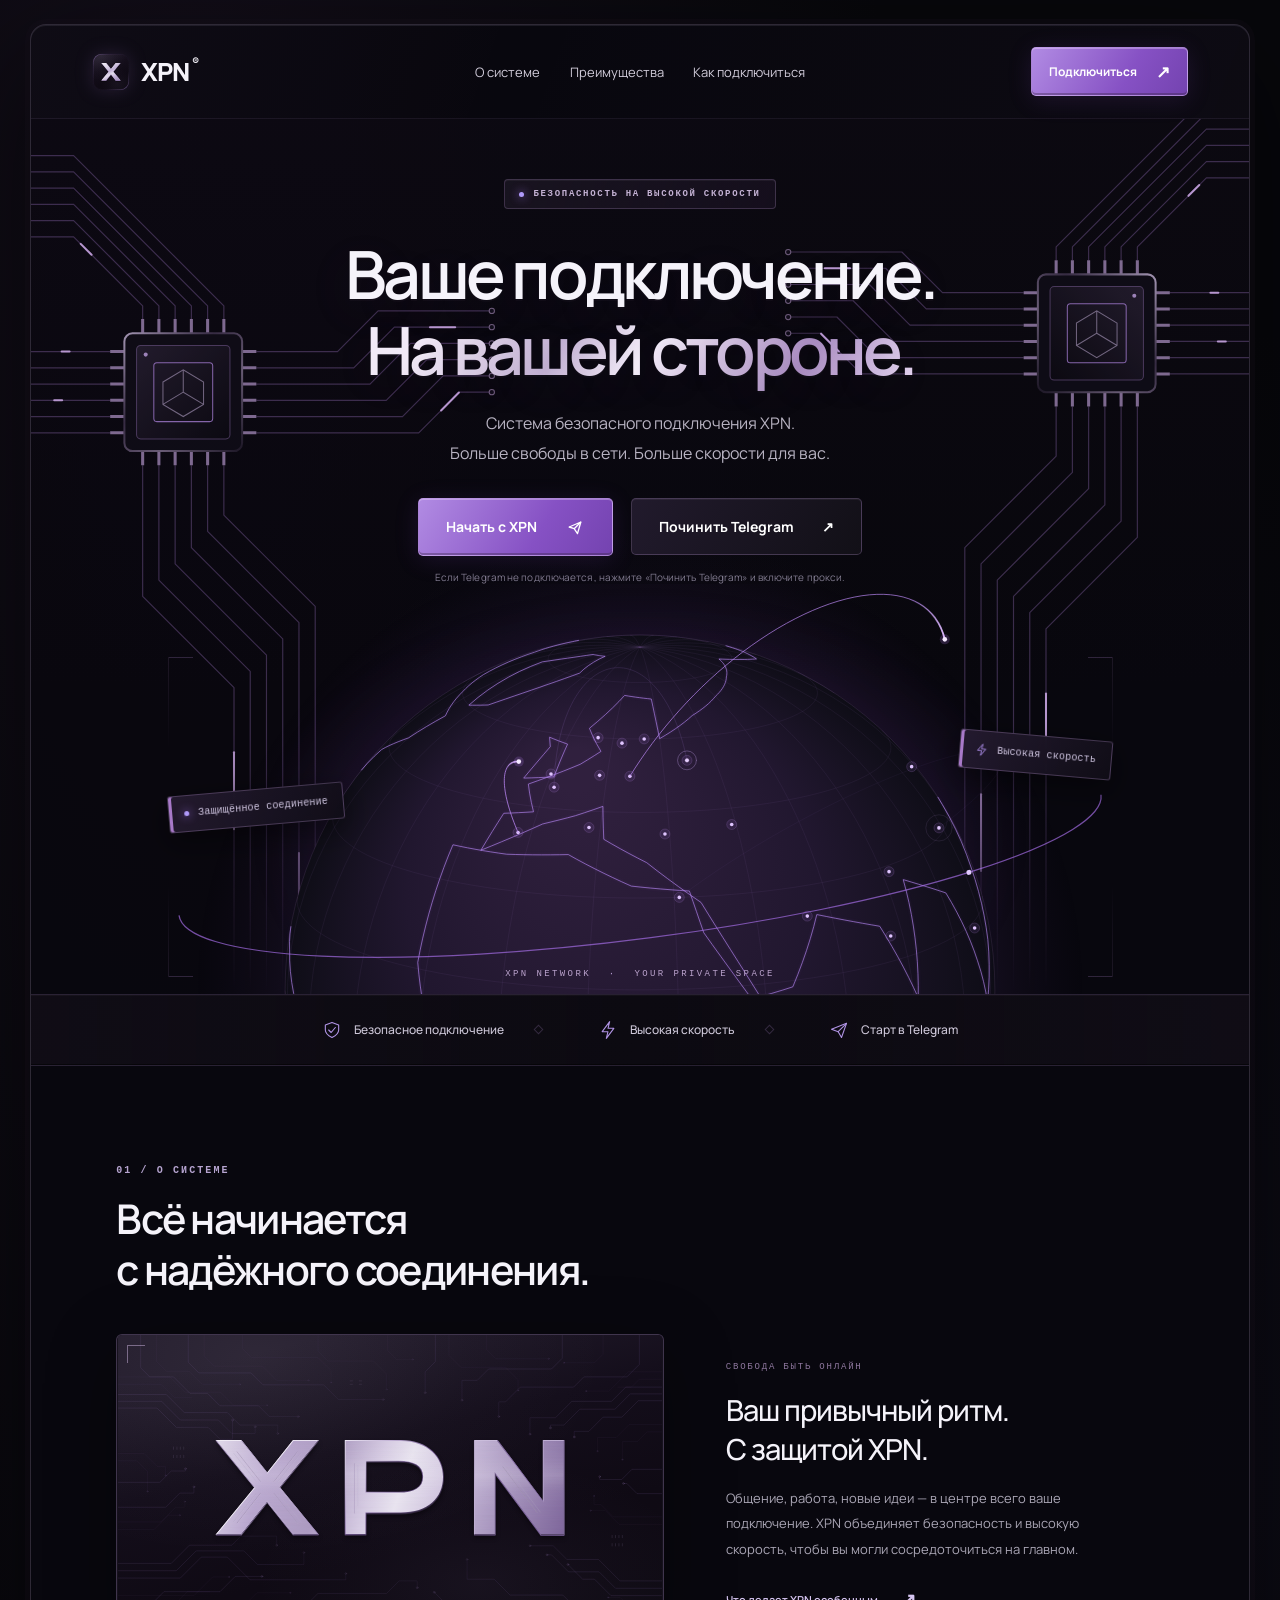
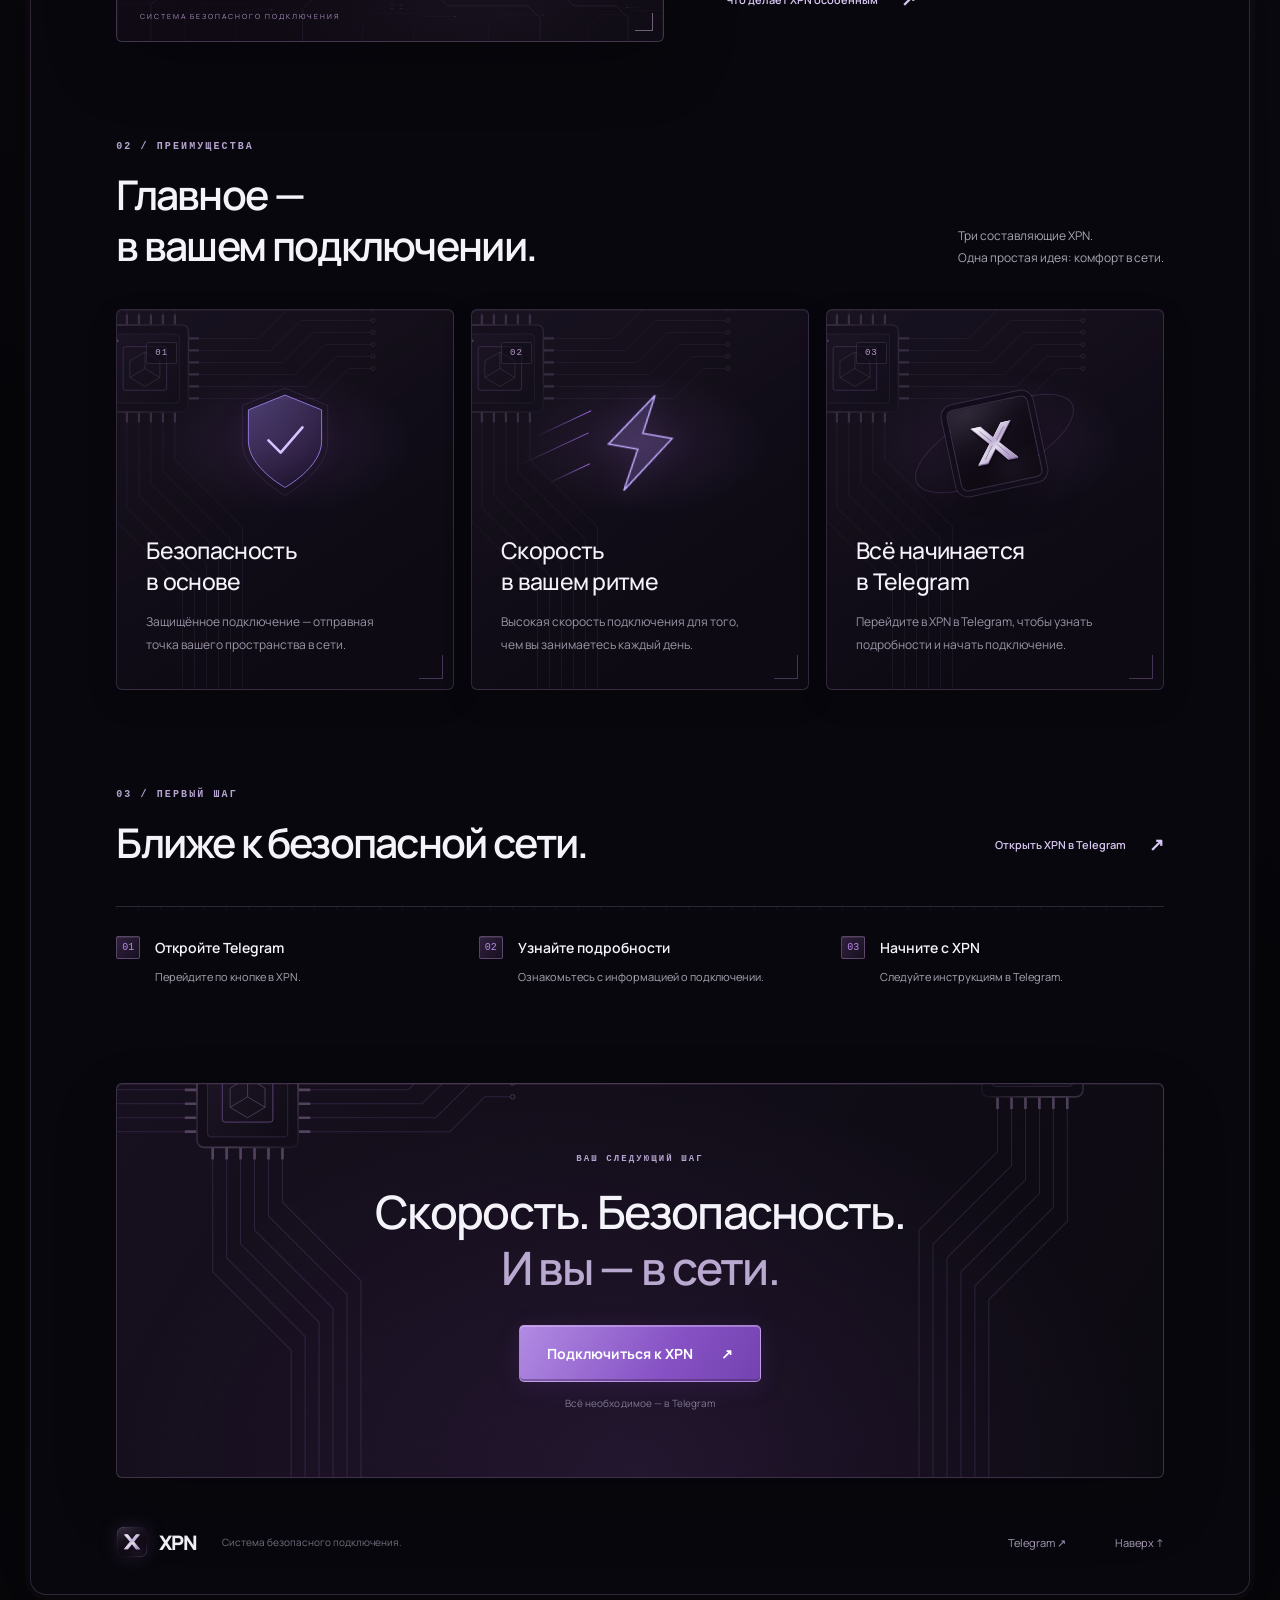
<file: index.html>
<!doctype html>
<html lang="ru">
<head>
  <meta charset="UTF-8">
  <meta name="viewport" content="width=device-width, initial-scale=1">
  <meta name="theme-color" content="#08080c">
  <meta name="description" content="XPN — система безопасного подключения с высокой скоростью. Узнайте больше и начните подключение в Telegram.">
  <title>XPN — безопасное подключение на высокой скорости</title>
  <link rel="icon" href="assets/xpn-icon.svg" type="image/svg+xml">
  <link rel="stylesheet" href="styles.css?v=20261118-telegram-fallback">
  <script src="app.js?v=20261118-telegram-fallback" defer></script>
</head>
<body>
  <a class="skip-link" href="#main">К содержимому</a>
  <div class="site-shell">
    <header class="header">
      <a class="brand" href="#" aria-label="XPN — на главную"><img src="assets/xpn-icon.svg" alt="" width="38" height="38"><span>XPN<span class="brand-dot">®</span></span></a>
      <nav class="nav" aria-label="Основная навигация">
        <a href="#about">О системе</a><a href="#features">Преимущества</a><a href="#start">Как подключиться</a>
      </nav>
      <a class="button button-small header-cta" href="tg://resolve?domain=XPN_PRIVATE_BOT&amp;start=ref2_82XtyKxvrHxAdKYM02h9NQ">Подключиться <span aria-hidden="true">↗</span></a>
      <button class="menu-toggle" type="button" aria-expanded="false" aria-controls="mobile-nav" aria-label="Открыть меню"><span></span><span></span></button>
    </header>
    <nav id="mobile-nav" class="mobile-nav" aria-label="Мобильная навигация" hidden><a href="#about">О системе</a><a href="#features">Преимущества</a><a href="#start">Как подключиться</a><a href="tg://resolve?domain=XPN_PRIVATE_BOT&amp;start=ref2_82XtyKxvrHxAdKYM02h9NQ">XPN в Telegram ↗</a></nav>
    <main id="main">
      <section class="hero" aria-labelledby="hero-title">
        <div class="hero-copy">
          <div class="eyebrow pill"><span class="status-dot"></span> БЕЗОПАСНОСТЬ НА ВЫСОКОЙ СКОРОСТИ</div>
          <h1 id="hero-title">Ваше подключение.<br><span>На вашей стороне.</span></h1>
          <p class="hero-description">Система безопасного подключения XPN.<br>Больше свободы в сети. Больше скорости для вас.</p>
          <div class="hero-actions">
          <a class="button hero-cta" href="tg://resolve?domain=XPN_PRIVATE_BOT&amp;start=ref2_82XtyKxvrHxAdKYM02h9NQ">Начать с XPN <svg viewBox="0 0 24 24" fill="none" aria-hidden="true"><path d="m5 12 14-6-4 14-4-6-6-2Z" stroke="currentColor" stroke-width="1.6" stroke-linejoin="round"/><path d="m11 14 8-8" stroke="currentColor" stroke-width="1.6"/></svg></a>
          <a class="button hero-proxy-cta" href="tg://webproxy?server=edge.xpn.lol%2Ffid5kwc6jlrfxfx2&amp;secret=cFtwKuy4PcRSDKG7u0Wz3gw">Починить Telegram <span aria-hidden="true">↗</span></a>
          </div>
          <span class="cta-caption">
            Если Telegram не подключается, нажмите «Починить Telegram» и включите прокси.
            <span class="telegram-fallback" aria-live="polite">
              <a id="telegram-fallback" href="https://t.me/XPN_PRIVATE_BOT?start=ref2_82XtyKxvrHxAdKYM02h9NQ" target="_blank" rel="noopener noreferrer" hidden>Открыть через t.me</a>
            </span>
          </span>
        </div>
        <div class="hero-grid" aria-hidden="true"></div>
        <div class="globe-scene" aria-hidden="true">
          <div class="globe-halo"></div><canvas id="globe"></canvas>
          <div class="connection-tag tag-left"><span class="status-dot"></span> Защищённое соединение</div>
          <div class="connection-tag tag-right"><svg viewBox="0 0 16 16" fill="none"><path d="m9 1-6 8h5l-1 6 6-8H8l1-6Z" stroke="currentColor" stroke-linejoin="round"/></svg> Высокая скорость</div>
          <div class="globe-coordinate">XPN NETWORK <span>·</span> YOUR PRIVATE SPACE</div>
        </div>
      </section>
      <div class="principles" aria-label="Ключевые особенности"><span><svg viewBox="0 0 24 24"><path d="M12 3 4 6v6c0 5 8 9 8 9s8-4 8-9V6l-8-3Z"/><path d="m8 12 3 3 5-6"/></svg>Безопасное подключение</span><span><svg viewBox="0 0 24 24"><path d="m14 2-9 12h7l-2 8 9-12h-7l2-8Z"/></svg>Высокая скорость</span><span><svg viewBox="0 0 24 24"><path d="m3 11 18-7-6 17-4-7-8-3Z"/><path d="m11 14 10-10"/></svg>Старт в Telegram</span></div>
      <section class="section about" id="about" aria-labelledby="about-title">
        <div class="section-heading"><span class="eyebrow">01 / О СИСТЕМЕ</span><h2 id="about-title">Всё начинается<br>с надёжного соединения.</h2></div>
        <div class="about-layout">
          <div class="brand-visual"><img src="assets/xpn-shop-telegram-16x9.svg" width="1920" height="1080" alt="Титановый логотип XPN на тёмной печатной плате с фиолетовыми акцентами" loading="lazy"><span class="visual-label">СИСТЕМА БЕЗОПАСНОГО ПОДКЛЮЧЕНИЯ</span></div>
          <div class="about-copy"><span class="small-index">СВОБОДА БЫТЬ ОНЛАЙН</span><h3>Ваш привычный ритм.<br>С защитой XPN.</h3><p>Общение, работа, новые идеи — в центре всего ваше подключение. XPN объединяет безопасность и высокую скорость, чтобы вы могли сосредоточиться на главном.</p><a class="text-link" href="#features">Что делает XPN особенным <span aria-hidden="true">↗</span></a></div>
        </div>
      </section>
      <section class="section features" id="features" aria-labelledby="features-title">
        <div class="section-top"><div><span class="eyebrow">02 / ПРЕИМУЩЕСТВА</span><h2 id="features-title">Главное —<br>в вашем подключении.</h2></div><p>Три составляющие XPN.<br>Одна простая идея: комфорт в сети.</p></div>
        <div class="feature-grid">
          <article class="feature-card"><span class="feature-number">01</span><div class="feature-art shield-art" aria-hidden="true"><svg viewBox="0 0 140 140" fill="none"><defs><linearGradient id="shield-fill" x1="35" y1="22" x2="115" y2="130" gradientUnits="userSpaceOnUse"><stop stop-color="#a38cf5" stop-opacity=".35"/><stop offset="1" stop-color="#503393" stop-opacity=".03"/></linearGradient></defs><path d="M70 15 112 32v36c0 30-42 53-42 53S28 98 28 68V32L70 15Z" fill="url(#shield-fill)" stroke="#9e80ed"/><path d="m51 67 14 14 25-29" stroke="#d4c4ff" stroke-width="3" stroke-linecap="round" stroke-linejoin="round"/><path d="m70 7 49 20v42c0 34-49 61-49 61S21 103 21 69V27L70 7Z" stroke="#695388" stroke-opacity=".3"/></svg></div><h3>Безопасность<br>в основе</h3><p>Защищённое подключение — отправная точка вашего пространства в сети.</p></article>
          <article class="feature-card"><span class="feature-number">02</span><div class="feature-art speed-art" aria-hidden="true"><span></span><span></span><span></span><svg viewBox="0 0 80 100" fill="none"><path d="M46 5 12 56h27l-6 39 35-54H41l5-36Z" fill="#a990f4" fill-opacity=".18" stroke="#baa5f7" stroke-width="1.4"/></svg></div><h3>Скорость<br>в вашем ритме</h3><p>Высокая скорость подключения для того, чем вы занимаетесь каждый день.</p></article>
          <article class="feature-card"><span class="feature-number">03</span><div class="feature-art telegram-art" aria-hidden="true"><div class="orbit-small"></div><img src="assets/xpn-icon-telegram.svg" alt="" width="80" height="80" loading="lazy"></div><h3>Всё начинается<br>в Telegram</h3><p>Перейдите в XPN в Telegram, чтобы узнать подробности и начать подключение.</p></article>
        </div>
      </section>
      <section class="section start" id="start" aria-labelledby="start-title">
        <div class="section-top"><div><span class="eyebrow">03 / ПЕРВЫЙ ШАГ</span><h2 id="start-title">Ближе к безопасной сети.</h2></div><a class="text-link" href="tg://resolve?domain=XPN_PRIVATE_BOT&amp;start=ref2_82XtyKxvrHxAdKYM02h9NQ">Открыть XPN в Telegram <span aria-hidden="true">↗</span></a></div>
        <div class="steps"><div><span>01</span><h3>Откройте Telegram</h3><p>Перейдите по кнопке в XPN.</p></div><div><span>02</span><h3>Узнайте подробности</h3><p>Ознакомьтесь с информацией о подключении.</p></div><div><span>03</span><h3>Начните с XPN</h3><p>Следуйте инструкциям в Telegram.</p></div></div>
      </section>
      <section class="final-cta" aria-labelledby="final-title"><div class="cta-orbit" aria-hidden="true"></div><span class="eyebrow">ВАШ СЛЕДУЮЩИЙ ШАГ</span><h2 id="final-title">Скорость. Безопасность.<br><span>И вы — в сети.</span></h2><a class="button" href="tg://resolve?domain=XPN_PRIVATE_BOT&amp;start=ref2_82XtyKxvrHxAdKYM02h9NQ">Подключиться к XPN <span aria-hidden="true">↗</span></a><span class="cta-caption">Всё необходимое — в Telegram</span></section>
    </main>
    <footer class="footer"><a class="brand" href="#" aria-label="XPN — на главную"><img src="assets/xpn-icon.svg" alt="" width="32" height="32"><span>XPN</span></a><p>Система безопасного подключения.</p><a href="https://t.me/XPNXPNXPN" target="_blank" rel="noopener noreferrer">Telegram <span aria-hidden="true">↗</span></a><a class="back-top" href="#">Наверх ↑</a></footer>
  </div>
</body>
</html>
</file>
<file: styles.css>
@import url('https://fonts.googleapis.com/css2?family=Manrope:wght@400;500;600;650;700;750;800&display=swap');
:root{color-scheme:dark;--bg:#08080c;--text:#f5f3fa;--muted:#aaa6b5;--purple:#9365f7;--line:rgba(255,255,255,.1)}
*{box-sizing:border-box}html{scroll-behavior:smooth;scroll-padding-top:35px}body{margin:0;background:var(--bg);color:var(--text);font-family:Manrope,Arial,sans-serif;font-size:15px;-webkit-font-smoothing:antialiased;background-image:radial-gradient(ellipse 50% 20% at 0 9%,#5b326024,transparent 75%),radial-gradient(ellipse 35% 25% at 100% 13%,#603d8c26,transparent 70%)}a{color:inherit;text-decoration:none}button{font:inherit}a,button{-webkit-tap-highlight-color:transparent}a:focus-visible,button:focus-visible{outline:2px solid #c9b3ff;outline-offset:6px}::selection{background:#7548b8;color:white}.site-shell{max-width:1456px;margin:28px auto;border:1px solid #ffffff30;border-radius:24px;overflow:hidden;background:#08080ce8}.header{height:94px;padding:0 5%;display:flex;align-items:center;justify-content:space-between;gap:26px;position:relative;z-index:5}.brand{display:inline-flex;align-items:center;gap:11px;font-size:25px;letter-spacing:-1px;font-weight:800}.brand img{object-fit:contain}.brand-dot{font-size:11px;vertical-align:top;margin-left:3px;letter-spacing:0}.nav{display:flex;gap:34px;font-size:13px;color:#d0cbd9}.nav a,.footer a,.text-link{transition:color .2s}.nav a:hover,.footer a:hover,.text-link:hover{color:#b99afa}.button{display:inline-flex;align-items:center;justify-content:center;gap:28px;padding:18px 27px;border:1px solid #b28aff;border-radius:9px;background:linear-gradient(115deg,#a271fc,#7944df);color:white;font-size:14px;font-weight:700;box-shadow:inset 0 1px #ffffff30,0 5px 35px #7139c624;transition:transform .2s,box-shadow .2s,background .2s;position:relative;z-index:1}.button:hover{transform:translateY(-2px);box-shadow:0 7px 36px #9866ff42;background:linear-gradient(115deg,#b486ff,#8954e8)}.button svg{width:20px;height:20px}.button-small{padding:12px 17px;font-size:12px;gap:19px;border-radius:7px}.button-small span{font-size:17px}.menu-toggle{display:none}.hero{position:relative;overflow:hidden;text-align:center;padding-top:51px;isolation:isolate}.hero:before{content:"";position:absolute;z-index:-1;inset:0;background:radial-gradient(ellipse 30% 27% at 18% 19%,#8a6aa320,transparent),radial-gradient(ellipse 35% 28% at 80% 35%,#7642c322,transparent)}.hero-grid{position:absolute;inset:0;z-index:-1;opacity:.45;background-image:linear-gradient(#a283c112 1px,transparent 1px),linear-gradient(90deg,#a283c112 1px,transparent 1px);background-size:82px 82px;mask-image:radial-gradient(ellipse at 50% 55%,black 0,transparent 76%)}.hero-copy{position:relative;z-index:2}.eyebrow{font-size:10px;font-weight:700;letter-spacing:2.1px;color:#b6a4d0;display:block}.pill{display:inline-flex;align-items:center;gap:9px;border:1px solid #b594e62b;padding:9px 14px;border-radius:30px;background:#20162960;font-size:9px;letter-spacing:1.7px}.status-dot{display:inline-block;width:5px;height:5px;flex-shrink:0;border-radius:100%;background:#b09afa;box-shadow:0 0 10px #ad79ff}.hero h1{margin:27px 20px 20px;font-size:clamp(43px,5.2vw,75px);letter-spacing:-3.7px;line-height:1.14;font-weight:650}.hero h1 span{background:linear-gradient(100deg,#eae4f5 15%,#c6b1e9 90%);background-clip:text;color:transparent}.hero-description{color:#b8b3c2;font-size:16px;line-height:1.9;margin:0 20px 26px;font-weight:400}.hero-cta{gap:28px}.cta-caption{display:block;font-size:10px;color:#827c90;margin-top:14px;letter-spacing:.1px}.cta-caption span{margin-left:4px}.globe-scene{height:355px;max-width:1050px;margin:0 auto;position:relative;z-index:1;pointer-events:none}.globe-halo{position:absolute;left:50%;top:3%;width:73%;height:120%;transform:translateX(-50%);background:radial-gradient(ellipse,#6d3acb2b 0,#542c7f12 50%,transparent 70%);filter:blur(15px)}#globe{position:absolute;width:100%;height:100%;inset:0;display:block}.connection-tag{position:absolute;display:flex;gap:9px;align-items:center;border:1px solid #ad8ade30;border-radius:7px;background:#111017bd;backdrop-filter:blur(10px);font-size:10px;color:#d0c6e1;padding:12px 15px;box-shadow:0 10px 35px #0008}.tag-left{left:5%;top:50%;transform:rotate(-5deg)}.tag-right{right:5%;top:37%;transform:rotate(5deg)}.connection-tag svg{width:13px;height:13px;color:#b596f5}.globe-coordinate{position:absolute;bottom:15px;left:0;width:100%;font-size:8px;letter-spacing:2.4px;color:#9b81b5}.globe-coordinate span{margin:0 10px;color:#b39bcf}.principles{border-block:1px solid var(--line);display:flex;justify-content:center;gap:8%;padding:25px 20px;background:#0e0b1590;position:relative;z-index:3}.principles>span{display:flex;align-items:center;gap:12px;font-size:12px;font-weight:500;color:#cdc7d8}.principles svg{width:20px;height:20px;fill:none;stroke:#b194e5;stroke-width:1.3;stroke-linecap:round;stroke-linejoin:round}.section{padding:99px 7% 0;scroll-margin-top:20px}.section h2{font-size:clamp(29px,3.2vw,43px);line-height:1.25;letter-spacing:-1.7px;font-weight:600;margin:17px 0 0}.section-heading{margin-bottom:39px}.about-layout{display:grid;grid-template-columns:1.25fr 1fr;gap:62px;align-items:center}.brand-visual{border:1px solid #98b6ce20;border-radius:14px;position:relative;overflow:hidden;background:#0c131a}.brand-visual img{width:100%;height:auto;display:block}.visual-label{position:absolute;bottom:20px;left:23px;color:#7f979d;font-size:7px;letter-spacing:2px}.small-index{font-size:9px;letter-spacing:1.8px;color:#8f789f}.about-copy h3{font-size:29px;line-height:1.35;font-weight:500;letter-spacing:-1px;margin:17px 0}.about-copy p{color:var(--muted);font-size:13px;line-height:1.95;max-width:370px}.text-link{display:inline-flex;gap:23px;align-items:center;font-size:11px;font-weight:600;color:#d7c6f2;padding:12px 0}.text-link span{font-size:18px}.section-top{display:flex;align-items:end;justify-content:space-between;gap:30px;margin-bottom:38px}.section-top>p{font-size:12px;color:var(--muted);line-height:1.8;margin:0 0 3px}.feature-grid{display:grid;grid-template-columns:repeat(3,1fr);gap:17px}.feature-card{position:relative;padding:29px 29px 32px;border:1px solid var(--line);border-radius:13px;background:linear-gradient(150deg,#18131e80,#0d0b1000 85%)}.feature-number{font-size:9px;letter-spacing:1px;color:#6d617b}.feature-art{height:154px;position:relative;display:flex;align-items:center;justify-content:center;margin:2px 0 15px;background:radial-gradient(ellipse,#7e43cf17,transparent 67%)}.shield-art>svg{width:122px;height:122px;filter:drop-shadow(0 6px 16px #8c46d520)}.feature-card h3{font-size:23px;line-height:1.35;font-weight:500;letter-spacing:-.7px;margin:0 0 14px}.feature-card p{font-size:12px;line-height:1.9;color:#9c95a7;margin:0;max-width:260px}.speed-art>svg{height:110px;transform:rotate(10deg);filter:drop-shadow(0 0 12px #a27af64d)}.speed-art>span{position:absolute;width:46px;height:1px;left:15%;background:linear-gradient(90deg,transparent,#9064cf);transform:rotate(-25deg)}.speed-art>span:nth-child(1){top:37%;left:12%;width:60px}.speed-art>span:nth-child(2){top:53%;left:6%;width:74px}.speed-art>span:nth-child(3){top:69%;left:16%}.telegram-art img{width:83px;height:83px;border-radius:19px;transform:rotate(-12deg);box-shadow:0 8px 24px #0006;border:1px solid #afa1c42b}.orbit-small{position:absolute;width:175px;height:67px;border:1px solid #79529650;border-radius:50%;transform:rotate(-27deg)}.steps{display:grid;grid-template-columns:repeat(3,1fr);gap:40px;border-top:1px solid var(--line);padding-top:27px}.steps>div{position:relative;padding-left:39px}.steps>div>span{position:absolute;left:0;top:2px;font-size:10px;color:#b58be7;border:1px solid #8960ad55;padding:5px;border-radius:5px}.steps h3{font-size:14px;font-weight:600;margin:4px 0 10px}.steps p{font-size:11px;line-height:1.8;color:var(--muted);margin:0}.final-cta{text-align:center;position:relative;overflow:hidden;margin:96px 7% 0;padding:70px 15px 67px;border:1px solid #aa80e32b;border-radius:16px;background:radial-gradient(ellipse at 50% 100%,#66319740,transparent 70%),linear-gradient(120deg,#14101b,#0e0b14);isolation:isolate}.final-cta h2{font-size:clamp(31px,3.6vw,48px);line-height:1.22;font-weight:550;letter-spacing:-1.7px;margin:20px 0 29px}.final-cta h2 span{color:#b9a8cf}.final-cta .eyebrow{font-size:9px}.cta-orbit{position:absolute;z-index:-1;width:120%;height:140px;border:1px solid #9b66df17;border-radius:50%;left:-10%;top:37%;transform:rotate(-20deg)}.cta-orbit:after{content:"";position:absolute;inset:20px -40px -20px;border:1px solid #9b66df0e;border-radius:50%}.footer{display:flex;align-items:center;gap:25px;padding:47px 7% 35px}.footer .brand{font-size:20px}.footer p{color:#777080;font-size:10px;margin-right:auto}.footer>a:not(.brand){font-size:11px;color:#aba0bb}.footer .back-top{margin-left:24px}.skip-link{position:fixed;top:-100px;left:20px;background:#9262dc;padding:12px;z-index:100}.skip-link:focus{top:10px}.mobile-nav[hidden]{display:none}
@media(min-width:1550px){.site-shell{margin:38px auto}.hero{padding-top:63px}.globe-scene{height:385px}}
@media(max-width:1500px){.site-shell{margin:24px 30px}}
@media(max-width:1050px){.nav{gap:22px;font-size:11px}.header{padding-inline:5%}.hero h1{font-size:60px;letter-spacing:-2.8px}.about-layout{gap:32px}.about-copy h3{font-size:25px}.feature-card{padding:25px 22px}.section{padding-top:80px}.section h2{font-size:36px}.feature-card h3{font-size:21px}.globe-scene{height:330px}.tag-left{left:3%}.tag-right{right:3%}.principles{gap:6%}.principles>span{font-size:10px}.steps{gap:20px}.steps h3{font-size:12px}}
@media(max-width:760px){.site-shell{margin:12px;border-radius:18px}.header{height:77px;padding-inline:21px;gap:15px}.brand{font-size:23px;gap:8px}.brand img{width:33px;height:33px}.nav{display:none}.header-cta{margin-left:auto;padding:10px 12px;font-size:10px;gap:10px}.menu-toggle{display:flex;flex-direction:column;align-items:center;justify-content:center;gap:6px;background:none;color:white;border:1px solid #ffffff20;border-radius:7px;width:35px;height:35px;cursor:pointer;padding:7px}.menu-toggle span{width:16px;height:1px;background:currentColor;transition:transform .2s}.menu-toggle[aria-expanded="true"] span:first-child{transform:translateY(3.5px) rotate(45deg)}.menu-toggle[aria-expanded="true"] span:last-child{transform:translateY(-3.5px) rotate(-45deg)}.mobile-nav{display:flex;flex-direction:column;gap:0;border-block:1px solid var(--line);padding:8px 23px 14px;background:#100c17}.mobile-nav a{padding:12px 0;font-size:13px}.hero{padding-top:35px}.pill{font-size:7px;letter-spacing:1.05px;padding:8px 10px;gap:7px}.hero h1{font-size:clamp(33px,7.2vw,51px);letter-spacing:-1.8px;margin:24px 12px 19px;line-height:1.2}.hero-description{font-size:12px;line-height:1.9;margin-inline:12px;margin-bottom:23px}.button{padding:15px 21px;font-size:12px;gap:24px}.header-cta{padding:10px 12px;font-size:10px;gap:10px}.cta-caption{font-size:9px;margin-top:12px}.globe-scene{height:268px;margin-top:6px;width:130%;max-width:none;left:-15%}.connection-tag{font-size:7px;padding:8px 9px;gap:6px;border-radius:5px}.tag-left{top:52%;left:13%}.tag-right{top:34%;right:13%}.globe-coordinate{bottom:14px;font-size:6px;letter-spacing:1.6px}.principles{gap:10px;padding:19px 12px;justify-content:space-around;align-items:start}.principles>span{font-size:8px;line-height:1.6;gap:6px;flex-direction:column;text-align:center}.principles svg{width:18px;height:18px}.section{padding:64px 23px 0}.eyebrow{font-size:8px;letter-spacing:1.7px}.section h2{font-size:30px;letter-spacing:-1.3px;margin-top:15px}.section-heading{margin-bottom:27px}.about-layout{grid-template-columns:1fr;gap:29px}.about-copy h3{font-size:25px;margin:13px 0}.about-copy p{font-size:12px;max-width:100%;margin-bottom:10px}.visual-label{font-size:6px;left:16px;bottom:15px;letter-spacing:1.6px}.section-top{display:block;margin-bottom:28px}.section-top>p{margin-top:17px;font-size:11px}.feature-grid{grid-template-columns:1fr;gap:13px}.feature-card{padding:24px;min-height:206px;overflow:hidden}.feature-number{display:block;margin-bottom:28px}.feature-art{position:absolute;right:8px;top:22px;width:42%;height:130px;margin:0}.feature-card h3{font-size:22px;max-width:60%;margin:0 0 14px;position:relative}.feature-card p{font-size:11px;max-width:87%;position:relative}.shield-art>svg{width:90px;height:105px}.speed-art>svg{height:86px}.speed-art>span{width:35px!important;left:0!important}.telegram-art img{width:65px;height:65px}.orbit-small{width:120px;height:47px}.steps{grid-template-columns:1fr;gap:25px;padding-top:24px}.steps>div{padding-left:45px}.steps h3{font-size:14px}.steps p{font-size:11px}.start .text-link{margin-top:12px}.final-cta{margin:62px 20px 0;padding:50px 10px;border-radius:12px}.final-cta h2{font-size:30px;letter-spacing:-1.3px;margin:20px 0 25px}.final-cta .eyebrow{font-size:7px}.footer{padding:32px 23px 27px;gap:18px;flex-wrap:wrap}.footer p{width:calc(100% - 110px);margin:0;font-size:9px}.footer .brand{font-size:21px}.footer>a:not(.brand){font-size:10px}.footer .back-top{margin-left:auto}.footer .brand img{width:29px;height:29px}}
@media(prefers-reduced-motion:reduce){html{scroll-behavior:auto}*,*:before,*:after{transition:none!important;animation:none!important}}

/* Preserve SVG proportions and keep illustrations clear at small widths. */
.brand img{aspect-ratio:1;flex-shrink:0}.brand-visual{aspect-ratio:16/9;border-color:#a589d42b;background:#100c18}.brand-visual img{height:100%;object-fit:contain}.visual-label{color:#a590bd}.telegram-art img{object-fit:contain;aspect-ratio:1}.feature-art>svg{display:block;max-width:100%}
@media(max-width:760px){.feature-card h3{font-size:clamp(18px,5.5vw,22px);max-width:65%}.feature-art{width:32%;right:12px}.feature-card p{max-width:100%}.telegram-art img{width:64px;height:64px}}

/* Equal side columns keep the navigation on the page's true centerline. */
@media(min-width:761px){
  .header{display:grid;grid-template-columns:minmax(0,1fr) auto minmax(0,1fr);gap:16px}
  .header>.brand{justify-self:start}
  .header-cta{justify-self:end;white-space:nowrap}
  .nav{justify-self:center;align-items:center;gap:clamp(18px,2.3vw,34px)}
  .nav a{display:inline-flex;align-items:center;justify-content:center;min-height:44px;line-height:20px;white-space:nowrap}
}

.hero-actions{display:flex;justify-content:center;align-items:center;gap:16px;flex-wrap:wrap;margin:0 20px}
.hero-proxy-cta{background:linear-gradient(115deg,#191522,#100e16);border-color:#ffffff35;box-shadow:inset 0 1px #ffffff14}
.hero-proxy-cta:hover{background:linear-gradient(115deg,#292039,#17131f);border-color:#b28aff}

/* Titanium hardware surfaces and etched circuit paths. */
:root{--bg:#07070b;--line:rgba(174,143,207,.17)}
body{background-color:#07070b;background-image:radial-gradient(ellipse at 15% 5%,#38234538,transparent 45%),radial-gradient(ellipse at 95% 45%,#211b3b33,transparent 45%)}
.site-shell{border-color:#b8a4cc36;border-radius:16px;background:#09080edb;box-shadow:0 0 0 5px #17121d45,0 35px 120px #0008,inset 0 1px #e7dcf818}
.header{border-bottom:1px solid #aa88c51a;background:linear-gradient(110deg,#b59dc308,transparent 40%,#8060a00a)}
.brand img{filter:drop-shadow(0 0 9px #a077d02b)}
.nav a{position:relative}
.nav a:after{content:"";position:absolute;bottom:2px;left:50%;width:0;height:1px;background:#c6a0f3;box-shadow:0 0 9px #b47fee;transition:width .25s,left .25s}
.nav a:hover:after{width:100%;left:0}
.hero{padding-top:60px}
.hero:before{background:radial-gradient(ellipse 36% 45% at 50% 85%,#76449c24,transparent 85%),linear-gradient(180deg,#19111f33,transparent 65%)}
.hero-grid{background-image:url('assets/circuit-board.svg?v=20261102-chips-globe');background-size:100% auto;background-position:center top;background-repeat:no-repeat;opacity:.8;mask-image:linear-gradient(#000 0%,#000 70%,transparent 100%)}
.hero h1{font-weight:600;text-shadow:0 2px 0 #d9cce508,0 12px 60px #a679ce15}
.hero h1 span{background-image:linear-gradient(120deg,#f3edf8 12%,#c1b0d1 36%,#f4eff9 51%,#a78bbf 78%,#e7d9f3);background-clip:text}
.pill{border-radius:4px;border-color:#a68abe45;background:linear-gradient(110deg,#a687b916,#17101fd9);box-shadow:inset 0 1px #ffffff0d;color:#c4b2d4}
.eyebrow,.small-index,.feature-number,.globe-coordinate{font-family:Consolas,'Courier New',monospace}
.button{border-radius:5px;background:linear-gradient(120deg,#b18be3,#8651c4 62%,#7443b0);border-color:#d3b4f18c;box-shadow:inset 0 1px #f7e9ff50,inset 0 -2px #35204460,0 4px 24px #8b4bce25}
.button:hover{background:linear-gradient(120deg,#c09be9,#9b66d8 62%,#8550be);box-shadow:inset 0 1px #fff6,0 7px 30px #aa6ae13b}
.hero-actions{gap:18px;padding-top:3px}
.hero-proxy-cta{border-color:#aa8cc14d;background:linear-gradient(120deg,#211a2c,#121017);box-shadow:inset 0 1px #d8c2ef12}
.hero-proxy-cta:hover{background:linear-gradient(120deg,#30253f,#1d1627)}
.globe-scene:before{content:"";position:absolute;inset:18% 5% 4%;border-inline:1px solid #c49bdf1c;background:linear-gradient(#ac83ce3d,#ac83ce3d) left top/24px 1px no-repeat,linear-gradient(#ac83ce3d,#ac83ce3d) right top/24px 1px no-repeat,linear-gradient(#ac83ce3d,#ac83ce3d) left bottom/24px 1px no-repeat,linear-gradient(#ac83ce3d,#ac83ce3d) right bottom/24px 1px no-repeat;mask-image:linear-gradient(#000,transparent 30%,transparent 70%,#000)}
.connection-tag{border-radius:3px;background:linear-gradient(120deg,#251b31eb,#100d17eb);border-color:#ad8cc350;box-shadow:inset 3px 0 #a879c9,0 10px 30px #0006;font-family:Consolas,'Courier New',monospace;letter-spacing:.2px}
.globe-coordinate{color:#baa2cc;font-size:9px}
.principles{background:linear-gradient(90deg,#1b142066,#0c0a11,#1b142066);box-shadow:inset 0 1px #e6d3f508,inset 0 -1px #0008}
.principles>span{position:relative}
.principles>span:after{content:"";height:5px;width:5px;border:1px solid #9c7ab747;position:absolute;right:-38px;transform:rotate(45deg)}
.principles>span:last-child:after{display:none}
.brand-visual{border-radius:6px;border-color:#b195c74d;box-shadow:0 15px 70px #0005,inset 0 0 0 4px #cab4da08}
.brand-visual:after{content:"";position:absolute;inset:10px;pointer-events:none;background:linear-gradient(#cbb4dd,#cbb4dd) left top/18px 1px no-repeat,linear-gradient(#cbb4dd,#cbb4dd) left top/1px 18px no-repeat,linear-gradient(#cbb4dd,#cbb4dd) right bottom/18px 1px no-repeat,linear-gradient(#cbb4dd,#cbb4dd) right bottom/1px 18px no-repeat;opacity:.5}
.feature-card{isolation:isolate;overflow:hidden;border-radius:6px;border-color:#aa8bc037;background:linear-gradient(145deg,#201828b8,#0d0a13 80%);box-shadow:inset 0 1px #dcc8ed0c,0 10px 30px #0002;transition:border-color .25s,transform .25s,box-shadow .25s}
.feature-card:before{content:"";position:absolute;inset:0;background:url('assets/circuit-board-static.svg?v=20261102-chips-globe') 15% 42%/900px auto;opacity:.17;pointer-events:none;z-index:-1}
.feature-card:after{content:"";position:absolute;right:10px;bottom:10px;width:23px;height:23px;border-right:1px solid #a783c75c;border-bottom:1px solid #a783c75c;pointer-events:none}
.feature-card:hover{transform:translateY(-4px);border-color:#b08dd578;box-shadow:inset 0 1px #dcc8ed1c,0 15px 40px #0005}
.feature-number{display:inline-block;padding:5px 8px;border:1px solid #b08dc02b;border-radius:2px;color:#b79cc9;background:#110d1880}
.feature-art{background:radial-gradient(ellipse,#a56ad521,transparent 65%)}
.telegram-art img{border-radius:7px;box-shadow:0 0 0 5px #120d1a,0 0 0 6px #9a7caf3b,0 12px 35px #0008}
.steps{border-top-color:#aa8bc03a;background:linear-gradient(90deg,#b292c70e 1px,transparent 1px) 0 0/22px 3px repeat-x}
.steps>div>span{border-radius:2px;border-color:#b593ca60;background:linear-gradient(130deg,#30203e,#17101f);box-shadow:inset 0 1px #ffffff15;font-family:Consolas,monospace}
.final-cta{border-radius:6px;border-color:#b08bc247;background:radial-gradient(ellipse at 50% 100%,#73409830,transparent 70%),linear-gradient(120deg,#17101f,#0c0a11);box-shadow:inset 0 1px #decced12,0 25px 65px #0003}
.final-cta:before{content:"";position:absolute;inset:0;background:url('assets/circuit-board-static.svg?v=20261102-chips-globe') center/cover;opacity:.3;z-index:-1;pointer-events:none}
.cta-orbit{opacity:.25}
.status-dot{animation:signal-glow 3.5s ease-in-out infinite}
@keyframes signal-glow{0%,100%{box-shadow:0 0 6px #ad79ff80}50%{box-shadow:0 0 14px #c5a0ff}}
@media(max-width:1050px){.hero-grid{background-size:auto 610px;opacity:.55}.principles>span:after{right:-25px}}
@media(max-width:760px){
 .site-shell{border-radius:10px}.hero{padding-top:35px}.hero-grid{background-size:auto 500px;opacity:.35;mask-image:linear-gradient(#000 0%,#000 55%,transparent)}
 .hero-actions{gap:16px;margin-inline:24px}.hero-actions .button{min-width:210px}.hero h1{font-size:clamp(33px,7.2vw,51px)}
 .principles>span:after{display:none}.feature-number{padding:3px 6px;margin-bottom:20px}.connection-tag{letter-spacing:0}.globe-coordinate{font-size:6px}
 .feature-card:hover{transform:none}.feature-card:before{opacity:.13}.brand-visual{border-radius:5px}
}

@media(max-width:760px){.header-cta{height:35px;min-height:35px;padding-block:0;align-self:center}}

/* Live circuitry stays beneath the content and follows the same SVG paths. */
.hero-grid{pointer-events:none}
.feature-card:before{opacity:.25}
.final-cta:before{opacity:.45}
.brand-visual{transition:border-color .35s,box-shadow .35s}
.brand-visual:hover{border-color:#c6a0e47a;box-shadow:0 15px 70px #0005,0 0 30px #9d63cf14}
.button{transition:background .2s,box-shadow .2s,transform .2s,border-color .2s}
.button:active{transform:translateY(1px)}
@media(max-width:760px){.hero-grid{background-size:100% auto;background-position:center 290px;opacity:.7}.feature-card:before{opacity:.19}.final-cta:before{opacity:.35}}

/* Headroom lets elevated packets clear the globe silhouette. */
.globe-scene{height:410px}
@media(max-width:1050px){.globe-scene{height:385px}}
@media(max-width:760px){.globe-scene{height:268px}}

/* Pause hidden circuitry; static panels do not keep repainting below the fold. */
.hero.is-idle .hero-grid{background-image:url('assets/circuit-board-static.svg?v=20261102-chips-globe')}
@media(prefers-reduced-motion:reduce){.hero-grid{background-image:url('assets/circuit-board-static.svg?v=20261102-chips-globe')}}
@media(max-width:760px){
 .site-shell{margin:8px;box-shadow:0 0 0 2px #17121d45}
 .header{height:68px;padding-inline:14px;gap:10px}
 .brand{flex-shrink:0;font-size:22px}.brand img{width:30px;height:30px;filter:none}
 .header-cta{white-space:nowrap;flex-shrink:0;padding-inline:10px;gap:8px}
 .menu-toggle{flex-shrink:0}
 .mobile-nav a{min-height:44px;display:flex;align-items:center}
 .hero{padding-top:29px}
 .hero h1{font-size:clamp(27px,7.3vw,43px);letter-spacing:-1.35px;line-height:1.2;margin:23px 10px 18px}
 .hero-description{font-size:12px;line-height:1.8;margin-inline:16px;margin-bottom:23px}
 .pill{font-size:clamp(6px,1.65vw,8px);letter-spacing:1px;padding:8px 9px}
 .hero-actions{flex-direction:column;gap:12px;margin:0 28px}
 .hero-actions .button{width:100%;max-width:270px;min-width:0;min-height:48px;justify-content:center}
 .cta-caption{margin-top:12px}
 .hero-grid{position:relative;inset:auto;z-index:0;--board-height:clamp(210px,60vw,300px);height:var(--board-height);margin-top:14px;margin-bottom:calc(55px - var(--board-height));background-position:center -20px;opacity:.9;mask-image:none}
 .globe-scene{width:124%;left:-12%;height:clamp(240px,64vw,285px);margin-top:0}
 .globe-halo{filter:none;opacity:.7}
 .connection-tag{backdrop-filter:none;font-size:7.5px;padding:8px;gap:6px;box-shadow:inset 3px 0 #a879c9,0 5px 16px #0005}
 .tag-left{left:12%;top:60%}.tag-right{right:12%;top:40%}
 .globe-coordinate{letter-spacing:1.3px;font-size:6px;bottom:10px}
 .principles{gap:8px;padding:18px 10px}.principles>span{font-size:8px}
 .section{padding:52px 18px 0;scroll-margin-top:16px}
 .section h2{font-size:clamp(26px,7vw,30px)}
 .about-layout{gap:24px}.about-copy h3{font-size:24px}
 .brand-visual{box-shadow:none}.visual-label{font-size:5px;letter-spacing:1.1px;left:12px;bottom:12px}
 .feature-card{display:grid;grid-template-areas:"number art" "heading art" "description description";grid-template-columns:minmax(0,1fr) 64px;column-gap:14px;row-gap:14px;padding:20px;min-height:0;box-shadow:inset 0 1px #dcc8ed0c}
 .feature-number{grid-area:number;justify-self:start;align-self:start;margin:0}
 .feature-card h3{grid-area:heading;max-width:none;font-size:clamp(19px,5.2vw,22px);margin:0}
 .feature-art{grid-area:art;position:relative;inset:auto;width:64px;height:105px;margin:0;align-self:center}
 .feature-card p{grid-area:description;max-width:none;font-size:12px;line-height:1.8}
 .feature-card:before{background-size:650px auto;opacity:.16}
 .shield-art>svg,.speed-art>svg{filter:none}
 .telegram-art img{box-shadow:0 0 0 3px #120d1a,0 0 0 4px #9a7caf3b}
 .orbit-small{width:103px}
 .steps{gap:24px}.steps h3{font-size:14px}.steps p{font-size:12px}
 .final-cta{margin:52px 16px 0;padding:42px 14px;box-shadow:inset 0 1px #decced12}
 .final-cta h2{font-size:clamp(23px,6.6vw,30px)}
 .final-cta .button{max-width:100%;min-height:48px;padding-inline:15px;gap:14px}
 .footer{padding:28px 18px;column-gap:12px}
 .button{box-shadow:inset 0 1px #f7e9ff40,inset 0 -2px #35204460}
 .hero-proxy-cta{box-shadow:inset 0 1px #d8c2ef12}
 .status-dot{animation:none}
}
@media(hover:none){.feature-card:hover{transform:none}.brand-visual:hover{box-shadow:none}}

.cta-caption .telegram-fallback { display: block; margin-left: 0; }
.telegram-fallback a:not([hidden]) {
  display: inline-flex;
  align-items: center;
  min-height: 44px;
  padding-inline: 12px;
  color: #d4c4ff;
  font-size: 16px;
  font-weight: 700;
  text-decoration: underline;
}
</file>
